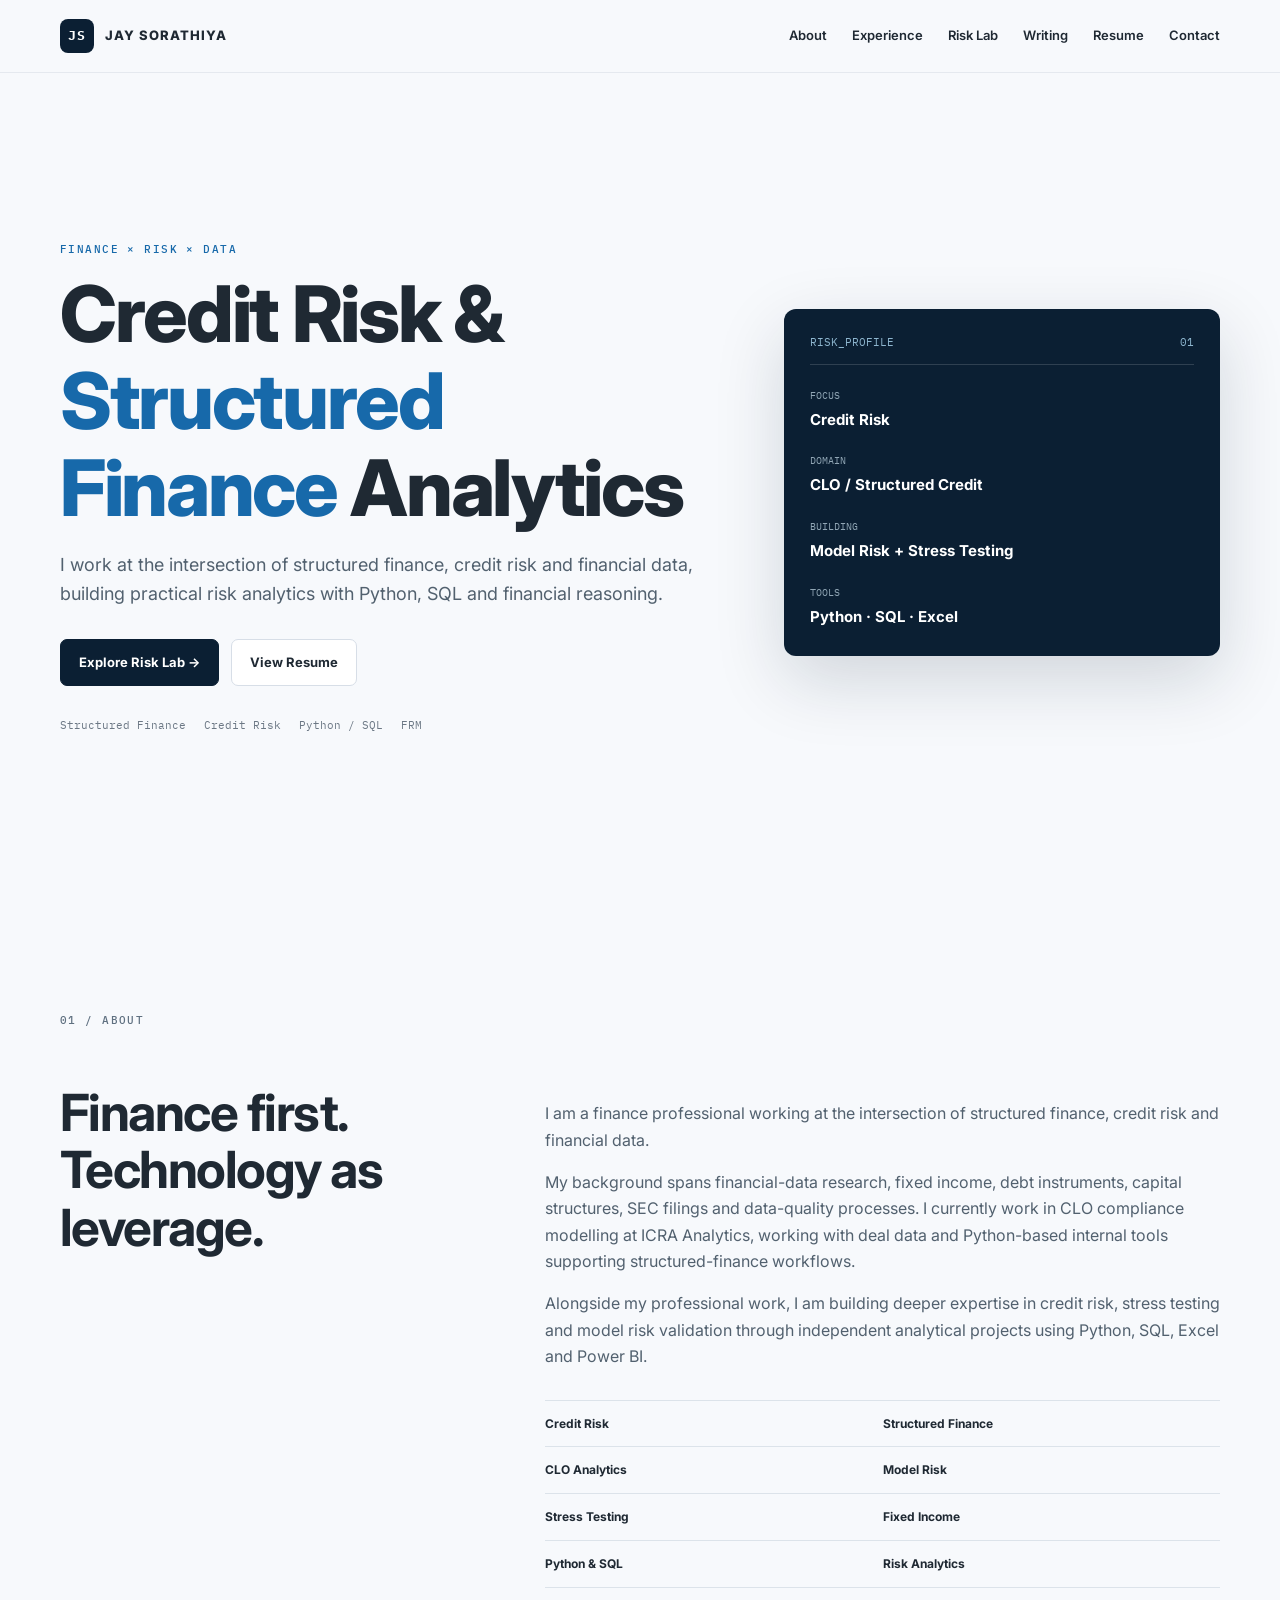
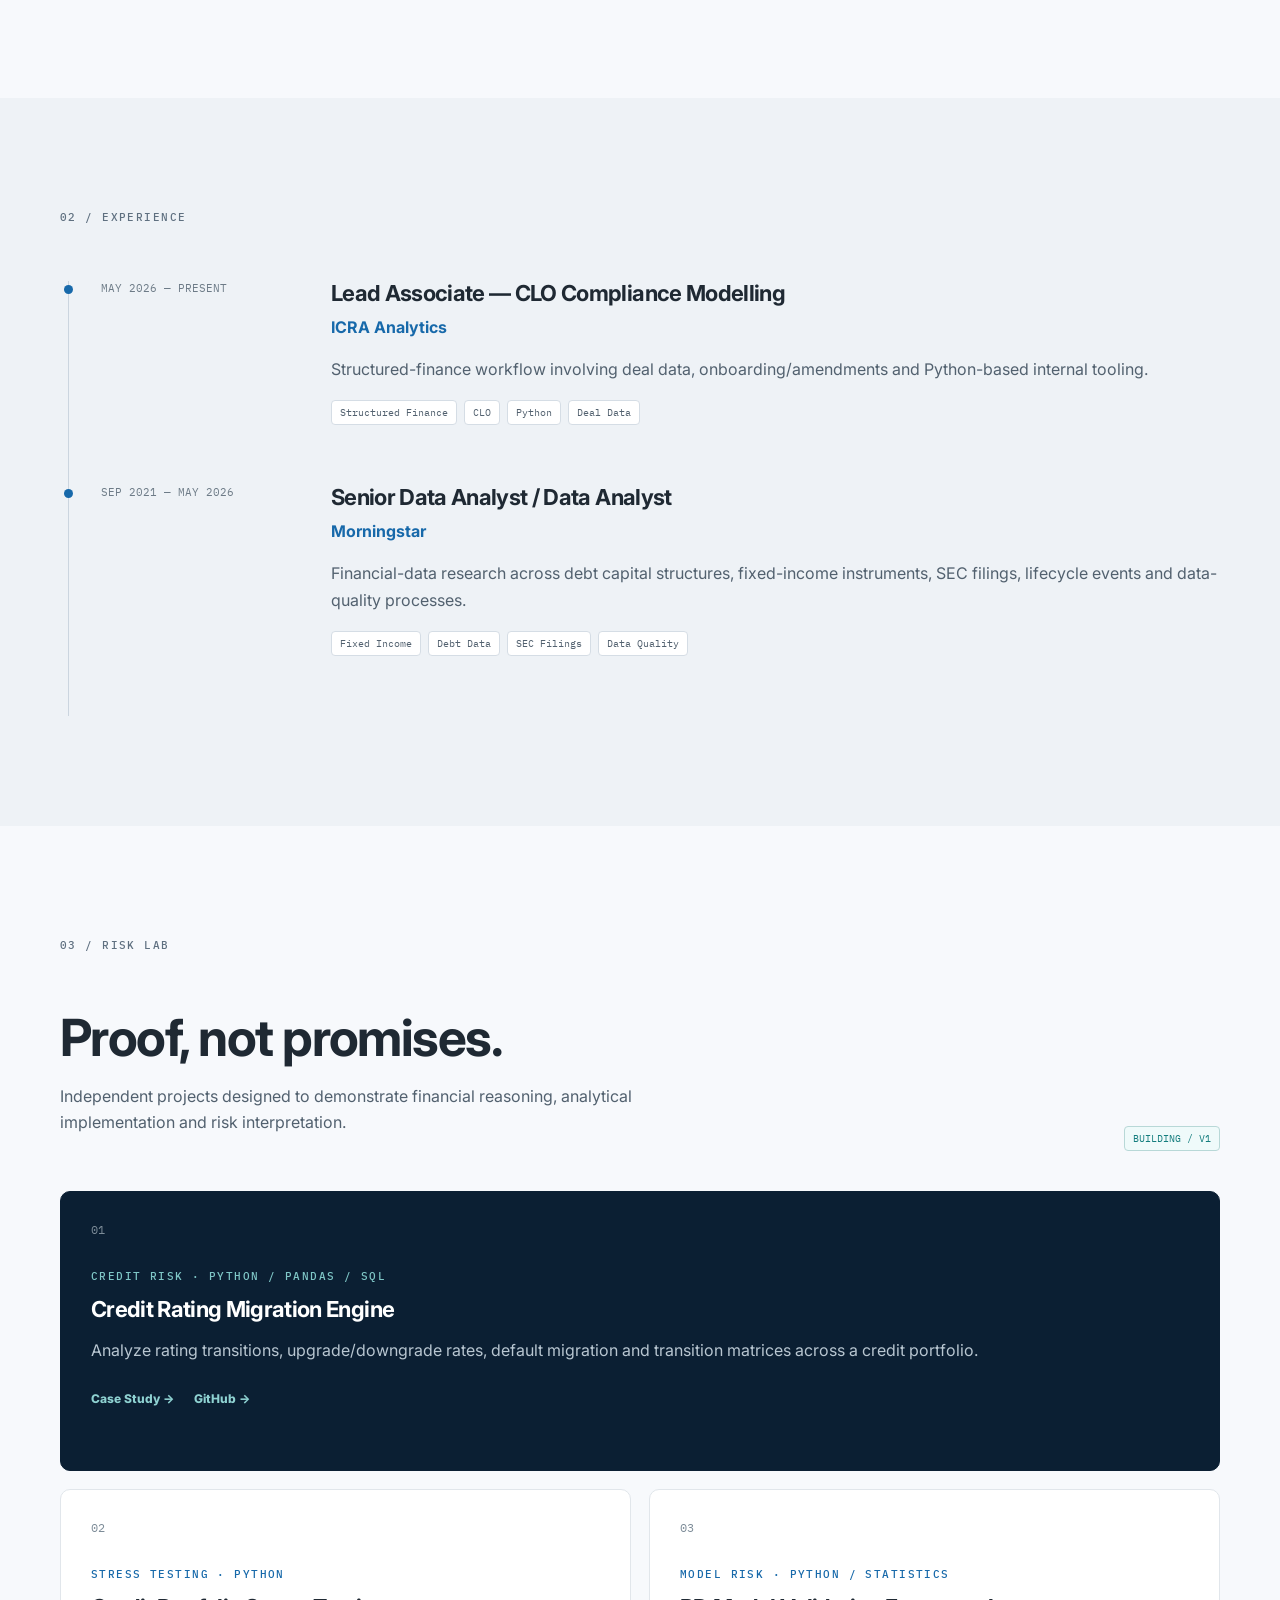
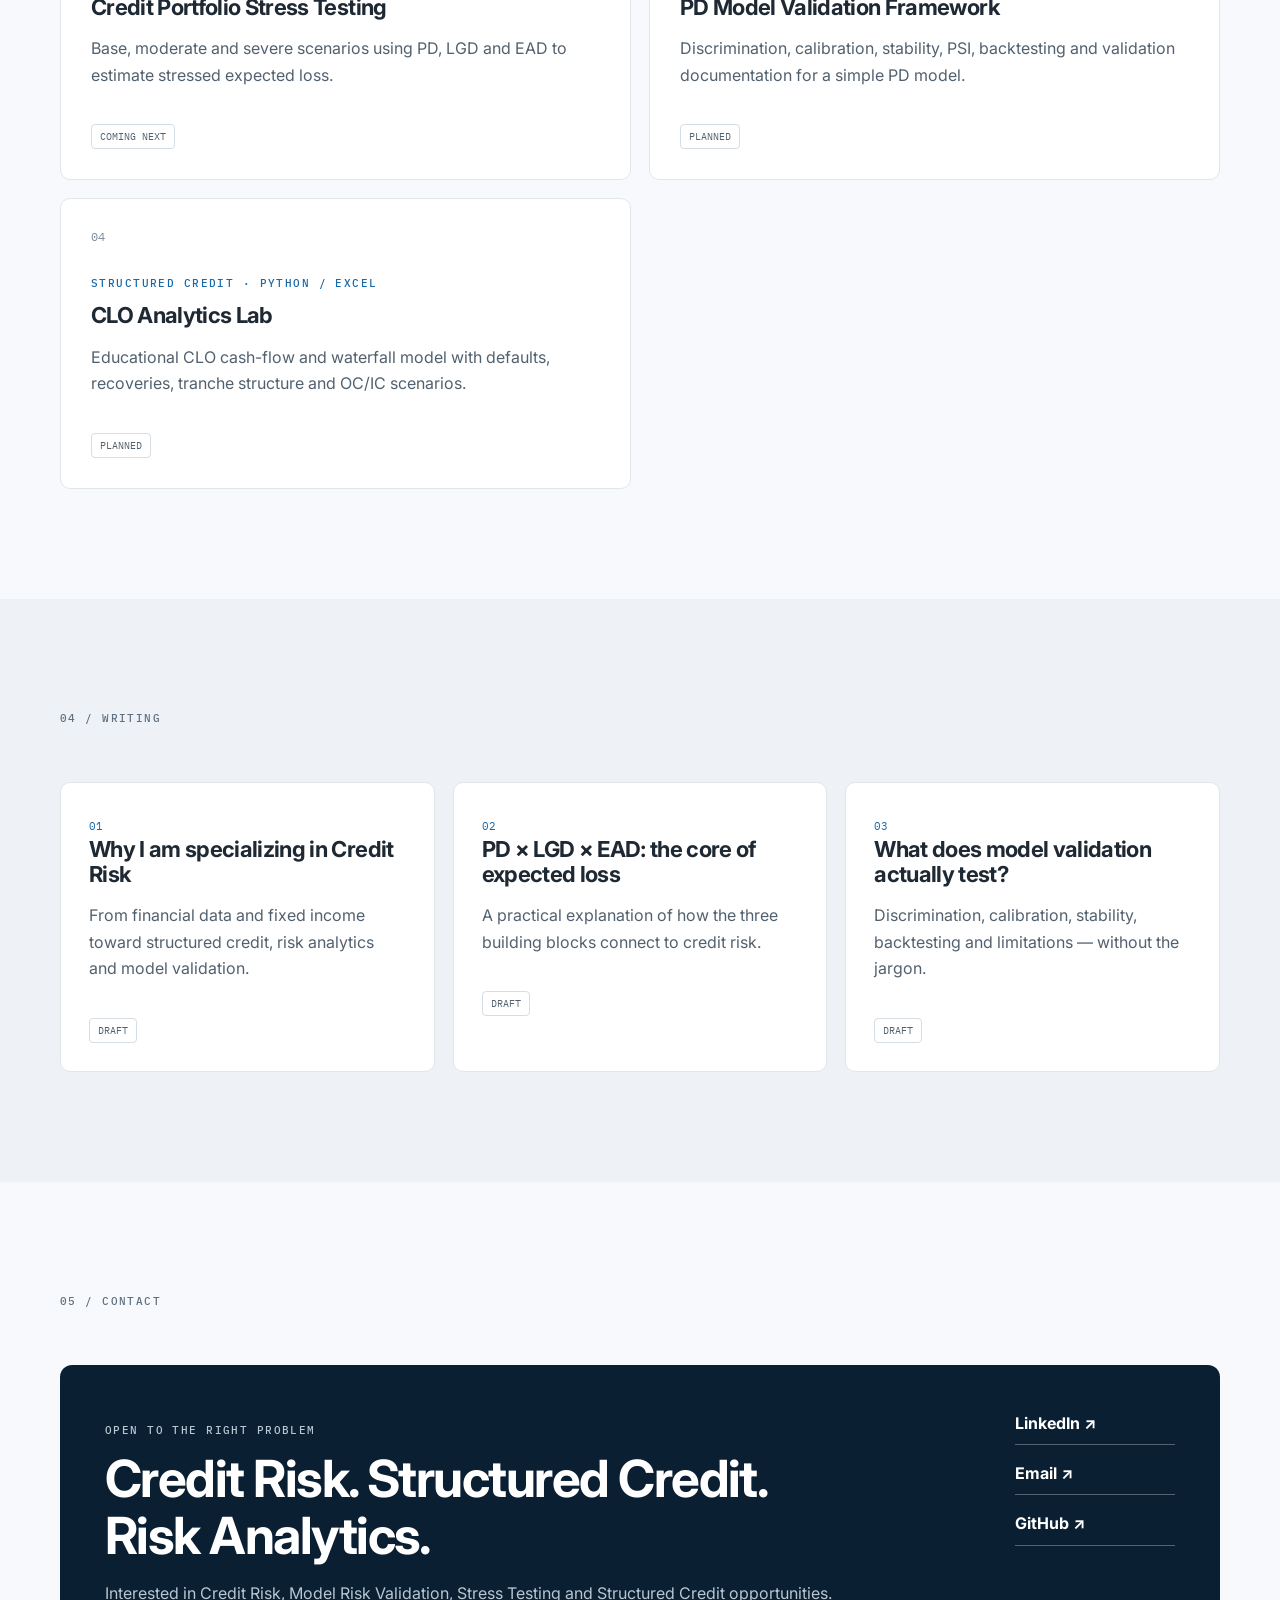
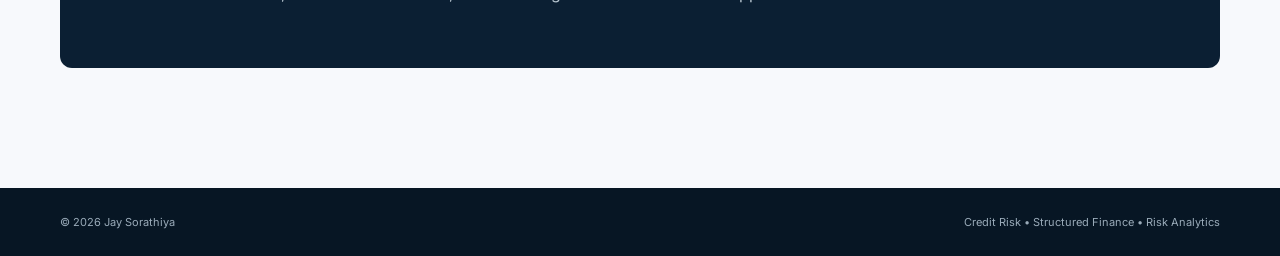
<file: index.html>
<!doctype html>
<html lang="en">
<head>
  <meta charset="utf-8">
  <meta name="viewport" content="width=device-width, initial-scale=1">
  <meta name="description" content="Jay Sorathiya — Credit Risk, Structured Finance and Risk Analytics.">
  <title>Jay Sorathiya | Credit Risk • Structured Finance • Risk Analytics</title>
  <link rel="preconnect" href="https://fonts.googleapis.com">
  <link rel="preconnect" href="https://fonts.gstatic.com" crossorigin>
  <link href="https://fonts.googleapis.com/css2?family=Inter:wght@400;500;600;700;800&family=IBM+Plex+Mono:wght@400;500&display=swap" rel="stylesheet">
  <link rel="stylesheet" href="css/style.css">
</head>
<body>
<header class="site-header">
  <nav class="nav container">
    <a class="brand" href="index.html"><span class="brand-mark">JS</span><span>JAY SORATHIYA</span></a>
    <button class="nav-toggle" aria-label="Toggle navigation">☰</button>
    <div class="nav-links">
      <a href="#about">About</a><a href="#experience">Experience</a><a href="#risk-lab">Risk Lab</a>
      <a href="#writing">Writing</a><a href="resume.html">Resume</a><a href="#contact">Contact</a>
    </div>
  </nav>
</header>

<main>
<section class="hero container">
  <div class="hero-copy">
    <p class="eyebrow">FINANCE × RISK × DATA</p>
    <h1>Credit Risk &amp;<br><span>Structured Finance</span> Analytics</h1>
    <p class="hero-text">I work at the intersection of structured finance, credit risk and financial data, building practical risk analytics with Python, SQL and financial reasoning.</p>
    <div class="actions">
      <a class="btn primary" href="#risk-lab">Explore Risk Lab →</a>
      <a class="btn secondary" href="resume.html">View Resume</a>
    </div>
    <div class="proof-row"><span>Structured Finance</span><span>Credit Risk</span><span>Python / SQL</span><span>FRM</span></div>
  </div>
  <aside class="hero-card">
    <div class="terminal-top"><span>RISK_PROFILE</span><span>01</span></div>
    <div class="terminal-body">
      <div><small>FOCUS</small><strong>Credit Risk</strong></div>
      <div><small>DOMAIN</small><strong>CLO / Structured Credit</strong></div>
      <div><small>BUILDING</small><strong>Model Risk + Stress Testing</strong></div>
      <div><small>TOOLS</small><strong>Python · SQL · Excel</strong></div>
    </div>
  </aside>
</section>

<section id="about" class="section container">
  <div class="section-label">01 / ABOUT</div>
  <div class="two-col">
    <div><h2>Finance first.<br>Technology as leverage.</h2></div>
    <div class="copy">
      <p>I am a finance professional working at the intersection of structured finance, credit risk and financial data.</p>
      <p>My background spans financial-data research, fixed income, debt instruments, capital structures, SEC filings and data-quality processes. I currently work in CLO compliance modelling at ICRA Analytics, working with deal data and Python-based internal tools supporting structured-finance workflows.</p>
      <p>Alongside my professional work, I am building deeper expertise in credit risk, stress testing and model risk validation through independent analytical projects using Python, SQL, Excel and Power BI.</p>
      <div class="focus-grid">
        <span>Credit Risk</span><span>Structured Finance</span><span>CLO Analytics</span><span>Model Risk</span>
        <span>Stress Testing</span><span>Fixed Income</span><span>Python &amp; SQL</span><span>Risk Analytics</span>
      </div>
    </div>
  </div>
</section>

<section id="experience" class="section section-alt">
<div class="container">
  <div class="section-label">02 / EXPERIENCE</div>
  <div class="timeline">
    <article class="timeline-item">
      <div class="date">MAY 2026 — PRESENT</div>
      <div><h3>Lead Associate — CLO Compliance Modelling</h3><p class="company">ICRA Analytics</p>
      <p>Structured-finance workflow involving deal data, onboarding/amendments and Python-based internal tooling.</p>
      <div class="tags"><span>Structured Finance</span><span>CLO</span><span>Python</span><span>Deal Data</span></div></div>
    </article>
    <article class="timeline-item">
      <div class="date">SEP 2021 — MAY 2026</div>
      <div><h3>Senior Data Analyst / Data Analyst</h3><p class="company">Morningstar</p>
      <p>Financial-data research across debt capital structures, fixed-income instruments, SEC filings, lifecycle events and data-quality processes.</p>
      <div class="tags"><span>Fixed Income</span><span>Debt Data</span><span>SEC Filings</span><span>Data Quality</span></div></div>
    </article>
  </div>
</div>
</section>

<section id="risk-lab" class="section container">
  <div class="section-label">03 / RISK LAB</div>
  <div class="section-head"><div><h2>Proof, not promises.</h2><p>Independent projects designed to demonstrate financial reasoning, analytical implementation and risk interpretation.</p></div><span class="status">BUILDING / V1</span></div>
  <div class="project-grid">
    <article class="project featured"><div class="project-num">01</div><p class="kicker">CREDIT RISK · PYTHON / PANDAS / SQL</p><h3>Credit Rating Migration Engine</h3><p>Analyze rating transitions, upgrade/downgrade rates, default migration and transition matrices across a credit portfolio.</p><div class="project-links"><a href="projects/rating-migration/index.html">Case Study →</a><a href="https://github.com/YOUR-GITHUB-USERNAME" target="_blank" rel="noreferrer">GitHub →</a></div></article>
    <article class="project"><div class="project-num">02</div><p class="kicker">STRESS TESTING · PYTHON</p><h3>Credit Portfolio Stress Testing</h3><p>Base, moderate and severe scenarios using PD, LGD and EAD to estimate stressed expected loss.</p><span class="coming">COMING NEXT</span></article>
    <article class="project"><div class="project-num">03</div><p class="kicker">MODEL RISK · PYTHON / STATISTICS</p><h3>PD Model Validation Framework</h3><p>Discrimination, calibration, stability, PSI, backtesting and validation documentation for a simple PD model.</p><span class="coming">PLANNED</span></article>
    <article class="project"><div class="project-num">04</div><p class="kicker">STRUCTURED CREDIT · PYTHON / EXCEL</p><h3>CLO Analytics Lab</h3><p>Educational CLO cash-flow and waterfall model with defaults, recoveries, tranche structure and OC/IC scenarios.</p><span class="coming">PLANNED</span></article>
  </div>
</section>

<section id="writing" class="section section-alt">
<div class="container">
  <div class="section-label">04 / WRITING</div>
  <div class="writing-grid">
    <article><span>01</span><h3>Why I am specializing in Credit Risk</h3><p>From financial data and fixed income toward structured credit, risk analytics and model validation.</p><span class="coming">DRAFT</span></article>
    <article><span>02</span><h3>PD × LGD × EAD: the core of expected loss</h3><p>A practical explanation of how the three building blocks connect to credit risk.</p><span class="coming">DRAFT</span></article>
    <article><span>03</span><h3>What does model validation actually test?</h3><p>Discrimination, calibration, stability, backtesting and limitations — without the jargon.</p><span class="coming">DRAFT</span></article>
  </div>
</div>
</section>

<section id="contact" class="section container contact">
  <div class="section-label">05 / CONTACT</div>
  <div class="contact-box">
    <div><p class="eyebrow">OPEN TO THE RIGHT PROBLEM</p><h2>Credit Risk. Structured Credit. Risk Analytics.</h2><p>Interested in Credit Risk, Model Risk Validation, Stress Testing and Structured Credit opportunities.</p></div>
    <div class="contact-links"><a href="https://www.linkedin.com/in/jay-sorathiya/" target="_blank" rel="noreferrer">LinkedIn ↗</a><a href="mailto:YOUR_EMAIL@example.com">Email ↗</a><a href="https://github.com/YOUR-GITHUB-USERNAME" target="_blank" rel="noreferrer">GitHub ↗</a></div>
  </div>
</section>
</main>
<footer><div class="container footer-inner"><span>© 2026 Jay Sorathiya</span><span>Credit Risk • Structured Finance • Risk Analytics</span></div></footer>
<script src="js/main.js"></script>
</body>
</html>
</file>
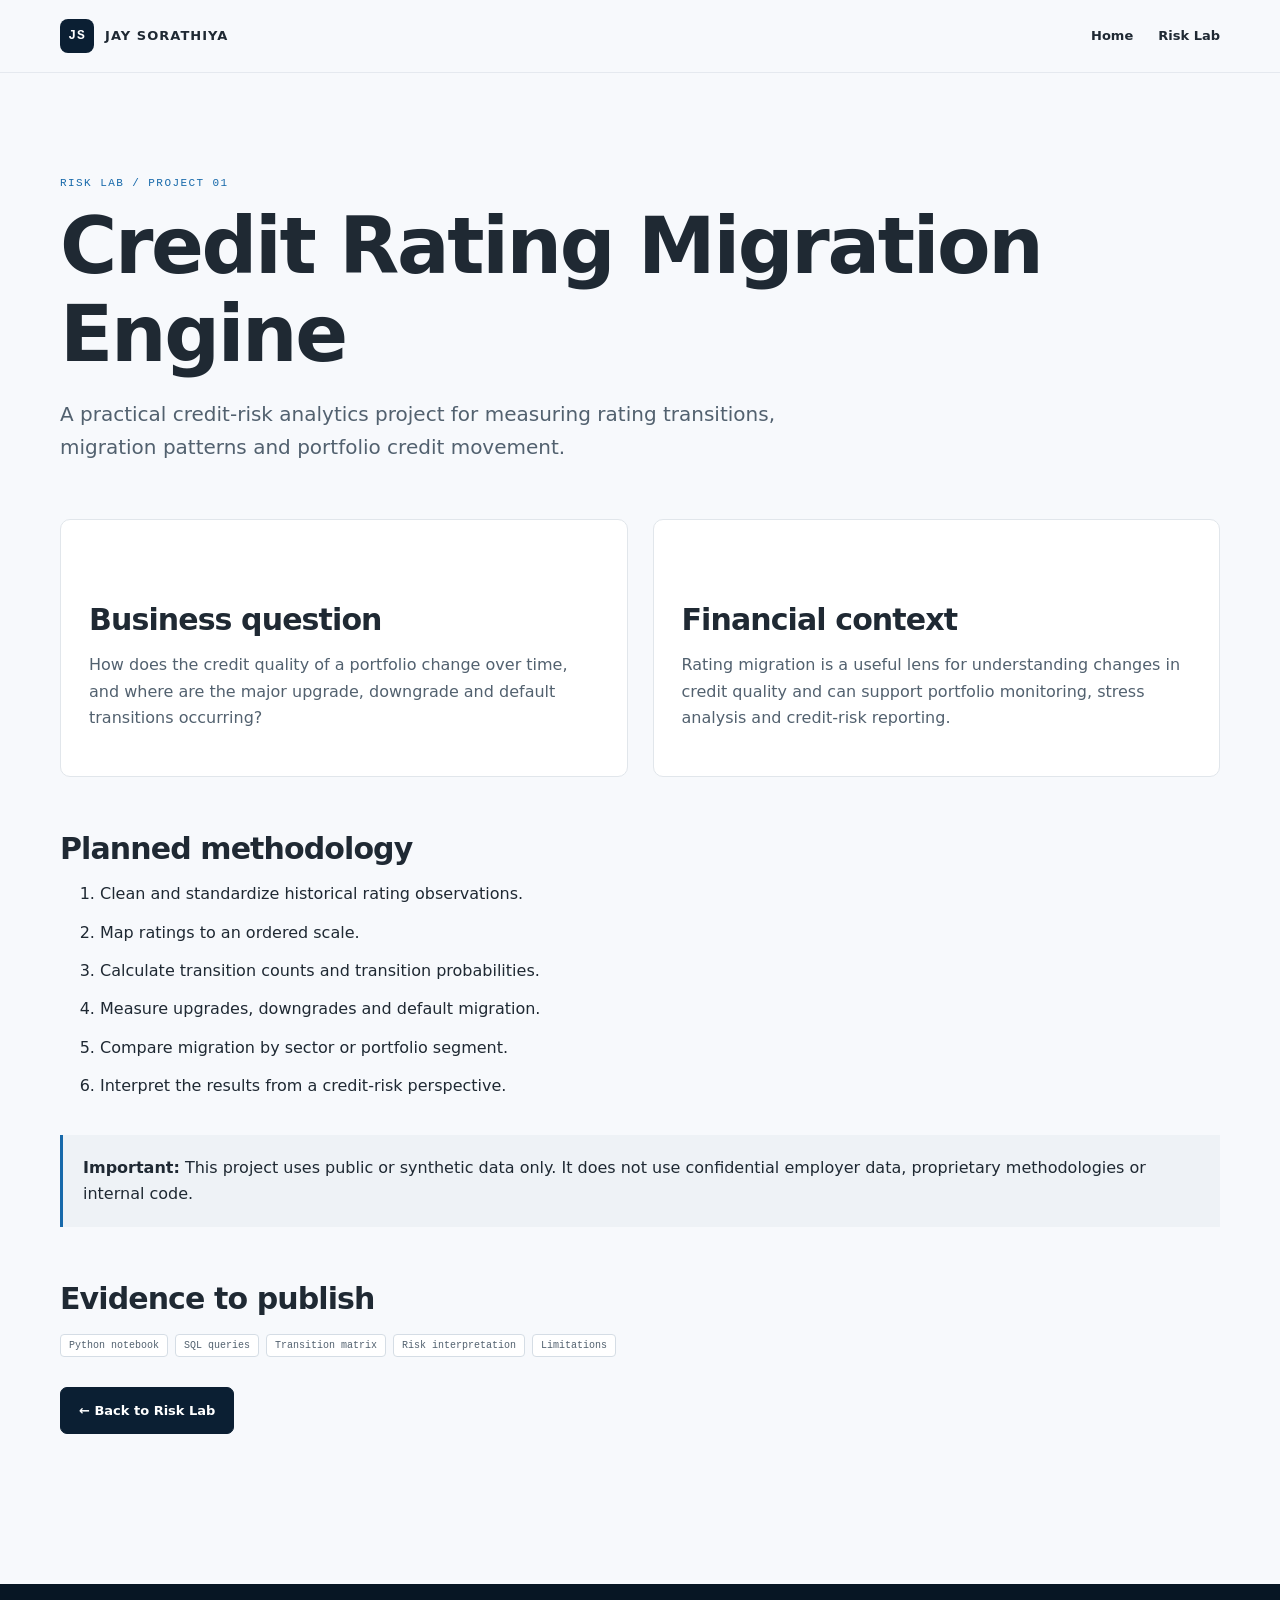
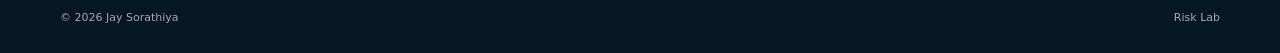
<file: projects/rating-migration/index.html>
<!doctype html>
<html lang="en"><head><meta charset="utf-8"><meta name="viewport" content="width=device-width, initial-scale=1">
<title>Credit Rating Migration Engine | Jay Sorathiya</title><link rel="stylesheet" href="../../css/style.css"></head>
<body><header class="site-header"><nav class="nav container"><a class="brand" href="../../index.html"><span class="brand-mark">JS</span><span>JAY SORATHIYA</span></a><div class="nav-links"><a href="../../index.html">Home</a><a href="../../index.html#risk-lab">Risk Lab</a></div></nav></header>
<main class="container case-study">
<p class="eyebrow">RISK LAB / PROJECT 01</p><h1>Credit Rating Migration Engine</h1><p class="lead">A practical credit-risk analytics project for measuring rating transitions, migration patterns and portfolio credit movement.</p>
<div class="case-grid"><div><h2>Business question</h2><p>How does the credit quality of a portfolio change over time, and where are the major upgrade, downgrade and default transitions occurring?</p></div><div><h2>Financial context</h2><p>Rating migration is a useful lens for understanding changes in credit quality and can support portfolio monitoring, stress analysis and credit-risk reporting.</p></div></div>
<h2>Planned methodology</h2><ol><li>Clean and standardize historical rating observations.</li><li>Map ratings to an ordered scale.</li><li>Calculate transition counts and transition probabilities.</li><li>Measure upgrades, downgrades and default migration.</li><li>Compare migration by sector or portfolio segment.</li><li>Interpret the results from a credit-risk perspective.</li></ol>
<div class="callout"><strong>Important:</strong> This project uses public or synthetic data only. It does not use confidential employer data, proprietary methodologies or internal code.</div>
<h2>Evidence to publish</h2><div class="tags"><span>Python notebook</span><span>SQL queries</span><span>Transition matrix</span><span>Risk interpretation</span><span>Limitations</span></div>
<div class="actions"><a class="btn primary" href="../../index.html#risk-lab">← Back to Risk Lab</a></div>
</main><footer><div class="container footer-inner"><span>© 2026 Jay Sorathiya</span><span>Risk Lab</span></div></footer></body></html>
</file>
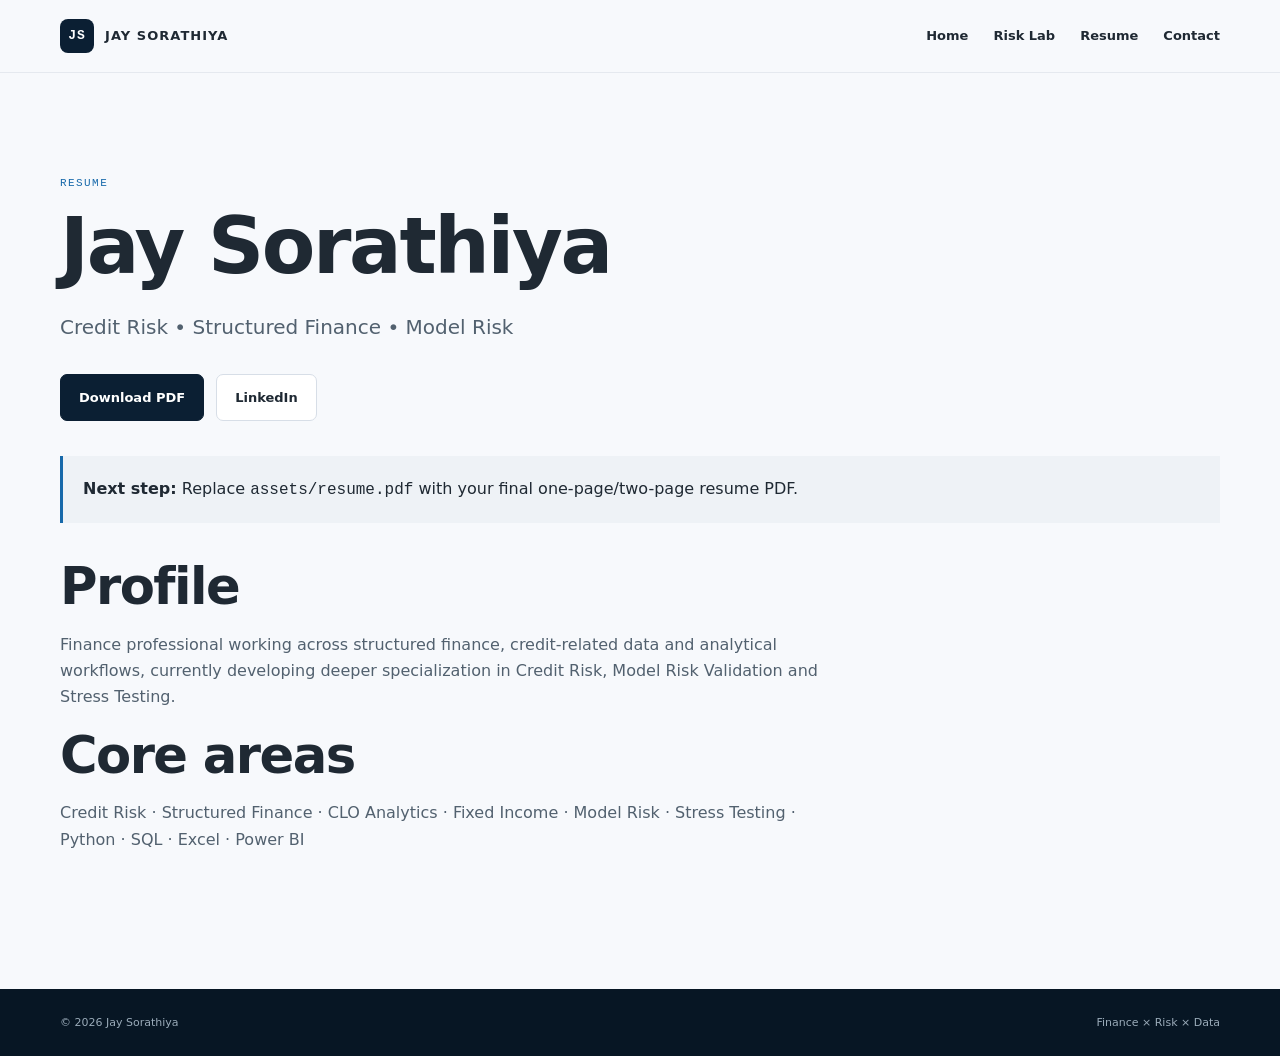
<file: resume.html>
<!doctype html>
<html lang="en"><head>
<meta charset="utf-8"><meta name="viewport" content="width=device-width, initial-scale=1">
<title>Resume | Jay Sorathiya</title><link rel="stylesheet" href="css/style.css">
</head><body>
<header class="site-header"><nav class="nav container"><a class="brand" href="index.html"><span class="brand-mark">JS</span><span>JAY SORATHIYA</span></a><div class="nav-links"><a href="index.html">Home</a><a href="index.html#risk-lab">Risk Lab</a><a href="resume.html">Resume</a><a href="index.html#contact">Contact</a></div></nav></header>
<main class="container resume-page">
<p class="eyebrow">RESUME</p><h1>Jay Sorathiya</h1><p class="lead">Credit Risk • Structured Finance • Model Risk</p>
<div class="resume-actions"><a class="btn primary" href="assets/resume.pdf">Download PDF</a><a class="btn secondary" href="https://www.linkedin.com/in/jay-sorathiya/" target="_blank" rel="noreferrer">LinkedIn</a></div>
<div class="resume-note"><strong>Next step:</strong> Replace <code>assets/resume.pdf</code> with your final one-page/two-page resume PDF.</div>
<div class="resume-summary"><h2>Profile</h2><p>Finance professional working across structured finance, credit-related data and analytical workflows, currently developing deeper specialization in Credit Risk, Model Risk Validation and Stress Testing.</p><h2>Core areas</h2><p>Credit Risk · Structured Finance · CLO Analytics · Fixed Income · Model Risk · Stress Testing · Python · SQL · Excel · Power BI</p></div>
</main><footer><div class="container footer-inner"><span>© 2026 Jay Sorathiya</span><span>Finance × Risk × Data</span></div></footer>
</body></html>
</file>
<file: css/style.css>
*{box-sizing:border-box}html{scroll-behavior:smooth}body{margin:0;background:#f7f9fc;color:#1f2933;font-family:Inter,system-ui,sans-serif;line-height:1.65}a{color:inherit;text-decoration:none}p{color:#52616f}h1,h2,h3{margin:0 0 16px;line-height:1.12;letter-spacing:-.03em}h1{font-size:clamp(42px,7vw,78px);font-weight:800}h2{font-size:clamp(32px,4vw,52px)}h3{font-size:22px}.container{width:min(1160px,calc(100% - 40px));margin:auto}.site-header{position:sticky;top:0;z-index:10;background:rgba(247,249,252,.92);backdrop-filter:blur(14px);border-bottom:1px solid #e5e9ef}.nav{height:72px;display:flex;align-items:center;justify-content:space-between}.brand{display:flex;align-items:center;gap:11px;font-size:13px;font-weight:800;letter-spacing:.08em}.brand-mark{display:grid;place-items:center;width:34px;height:34px;background:#0b1f33;color:#fff;border-radius:8px;font-family:"IBM Plex Mono",monospace}.nav-links{display:flex;gap:25px;font-size:13px;font-weight:600}.nav-links a:hover{color:#1769aa}.nav-toggle{display:none;border:0;background:none;font-size:25px}.hero{min-height:calc(100vh - 72px);display:grid;grid-template-columns:1.2fr .8fr;gap:70px;align-items:center;padding-top:70px;padding-bottom:80px}.eyebrow,.kicker,.section-label{font-family:"IBM Plex Mono",monospace;font-size:11px;letter-spacing:.13em;color:#1769aa;font-weight:500}.hero h1 span{color:#1769aa}.hero-text{font-size:18px;max-width:680px}.actions{display:flex;gap:12px;flex-wrap:wrap;margin:30px 0}.btn{display:inline-flex;padding:12px 18px;border-radius:7px;border:1px solid #d7dee7;font-weight:700;font-size:13px}.btn.primary{background:#0b1f33;color:#fff;border-color:#0b1f33}.btn.secondary{background:#fff}.proof-row{display:flex;gap:18px;flex-wrap:wrap;font-size:11px;font-family:"IBM Plex Mono",monospace;color:#6c7885}.hero-card{background:#0b1f33;color:#fff;border-radius:12px;padding:26px;box-shadow:0 24px 70px rgba(11,31,51,.16)}.terminal-top{display:flex;justify-content:space-between;color:#8eb6cf;font:11px "IBM Plex Mono",monospace;border-bottom:1px solid rgba(255,255,255,.15);padding-bottom:15px}.terminal-body{display:grid;gap:22px;padding-top:24px}.terminal-body small{display:block;color:#91a6b5;font:10px "IBM Plex Mono",monospace;margin-bottom:4px}.terminal-body strong{font-size:15px}.section{padding:110px 0}.section-alt{background:#eef2f6}.section-label{margin-bottom:55px;color:#5f7080}.two-col{display:grid;grid-template-columns:.75fr 1.25fr;gap:80px}.copy{font-size:16px}.focus-grid{display:grid;grid-template-columns:repeat(2,1fr);margin-top:30px;border-top:1px solid #dce3ea}.focus-grid span{padding:13px 0;border-bottom:1px solid #dce3ea;font-size:12px;font-weight:700}.timeline{border-left:1px solid #cbd5df;margin-left:8px}.timeline-item{display:grid;grid-template-columns:190px 1fr;gap:40px;padding:0 0 60px 32px;position:relative}.timeline-item:before{content:"";position:absolute;left:-5px;top:4px;width:9px;height:9px;border-radius:50%;background:#1769aa}.date{font:11px "IBM Plex Mono",monospace;color:#6d7b87}.company{color:#1769aa;font-weight:700;margin-top:-8px}.tags{display:flex;gap:7px;flex-wrap:wrap;margin-top:18px}.tags span,.status,.coming{font:10px "IBM Plex Mono",monospace;border:1px solid #d5dde5;padding:5px 8px;border-radius:4px;color:#52616f;background:#fff}.section-head{display:flex;justify-content:space-between;gap:30px;align-items:end;margin-bottom:40px}.section-head p{max-width:600px}.status{white-space:nowrap;color:#147d7e;border-color:#b8d8d7;background:#effafa}.project-grid{display:grid;grid-template-columns:repeat(2,1fr);gap:18px}.project{background:#fff;border:1px solid #e1e6eb;border-radius:10px;padding:30px;min-height:280px}.project.featured{grid-column:span 2;background:#0b1f33;color:#fff;border-color:#0b1f33}.project.featured p{color:#b8c6d1}.project.featured .kicker{color:#7fc7c7}.project-num{font:12px "IBM Plex Mono",monospace;color:#7d8c98;margin-bottom:30px}.project-links{display:flex;gap:20px;margin-top:25px;font-size:12px;font-weight:800}.project.featured .project-links a{color:#8ed1d1}.coming{display:inline-block;margin-top:20px}.writing-grid{display:grid;grid-template-columns:repeat(3,1fr);gap:18px}.writing-grid article{background:#fff;border:1px solid #e1e6eb;border-radius:10px;padding:28px;min-height:250px}.writing-grid article>span:first-child{font:11px "IBM Plex Mono",monospace;color:#1769aa}.contact{padding-bottom:120px}.contact-box{background:#0b1f33;color:#fff;border-radius:12px;padding:45px;display:flex;justify-content:space-between;gap:50px}.contact-box p{color:#b8c6d1}.contact-box h2{max-width:680px}.contact-links{display:flex;flex-direction:column;gap:15px;min-width:160px}.contact-links a{font-weight:700;border-bottom:1px solid rgba(255,255,255,.3);padding-bottom:8px}footer{background:#071624;color:#9aabb9;padding:25px 0;font-size:11px}.footer-inner{display:flex;justify-content:space-between;gap:20px}.resume-page,.case-study{padding-top:90px;padding-bottom:120px}.lead{font-size:20px;max-width:720px}.resume-actions{display:flex;gap:12px;margin:30px 0}.resume-note,.callout{padding:20px;background:#eef2f6;border-left:3px solid #1769aa;margin:35px 0}.resume-summary{max-width:780px}.case-study h2{font-size:30px;margin-top:55px}.case-grid{display:grid;grid-template-columns:1fr 1fr;gap:25px;margin:55px 0}.case-grid>div{background:#fff;border:1px solid #e1e6eb;padding:28px;border-radius:10px}.case-study ol{max-width:760px}.case-study li{margin:12px 0}code{font-family:"IBM Plex Mono",monospace}@media(max-width:800px){.nav-links{display:none;position:absolute;top:72px;left:0;right:0;background:#f7f9fc;padding:20px;flex-direction:column;border-bottom:1px solid #e5e9ef}.nav-links.open{display:flex}.nav-toggle{display:block}.hero{grid-template-columns:1fr;gap:30px}.two-col,.case-grid{grid-template-columns:1fr;gap:30px}.timeline-item{grid-template-columns:1fr;gap:10px}.project-grid,.writing-grid{grid-template-columns:1fr}.project.featured{grid-column:span 1}.section-head,.contact-box,.footer-inner{flex-direction:column;align-items:flex-start}.contact-box{padding:30px}.contact-links{width:100%}.hero{padding-top:55px}.section{padding:80px 0}.section-label{margin-bottom:35px}}
</file>
